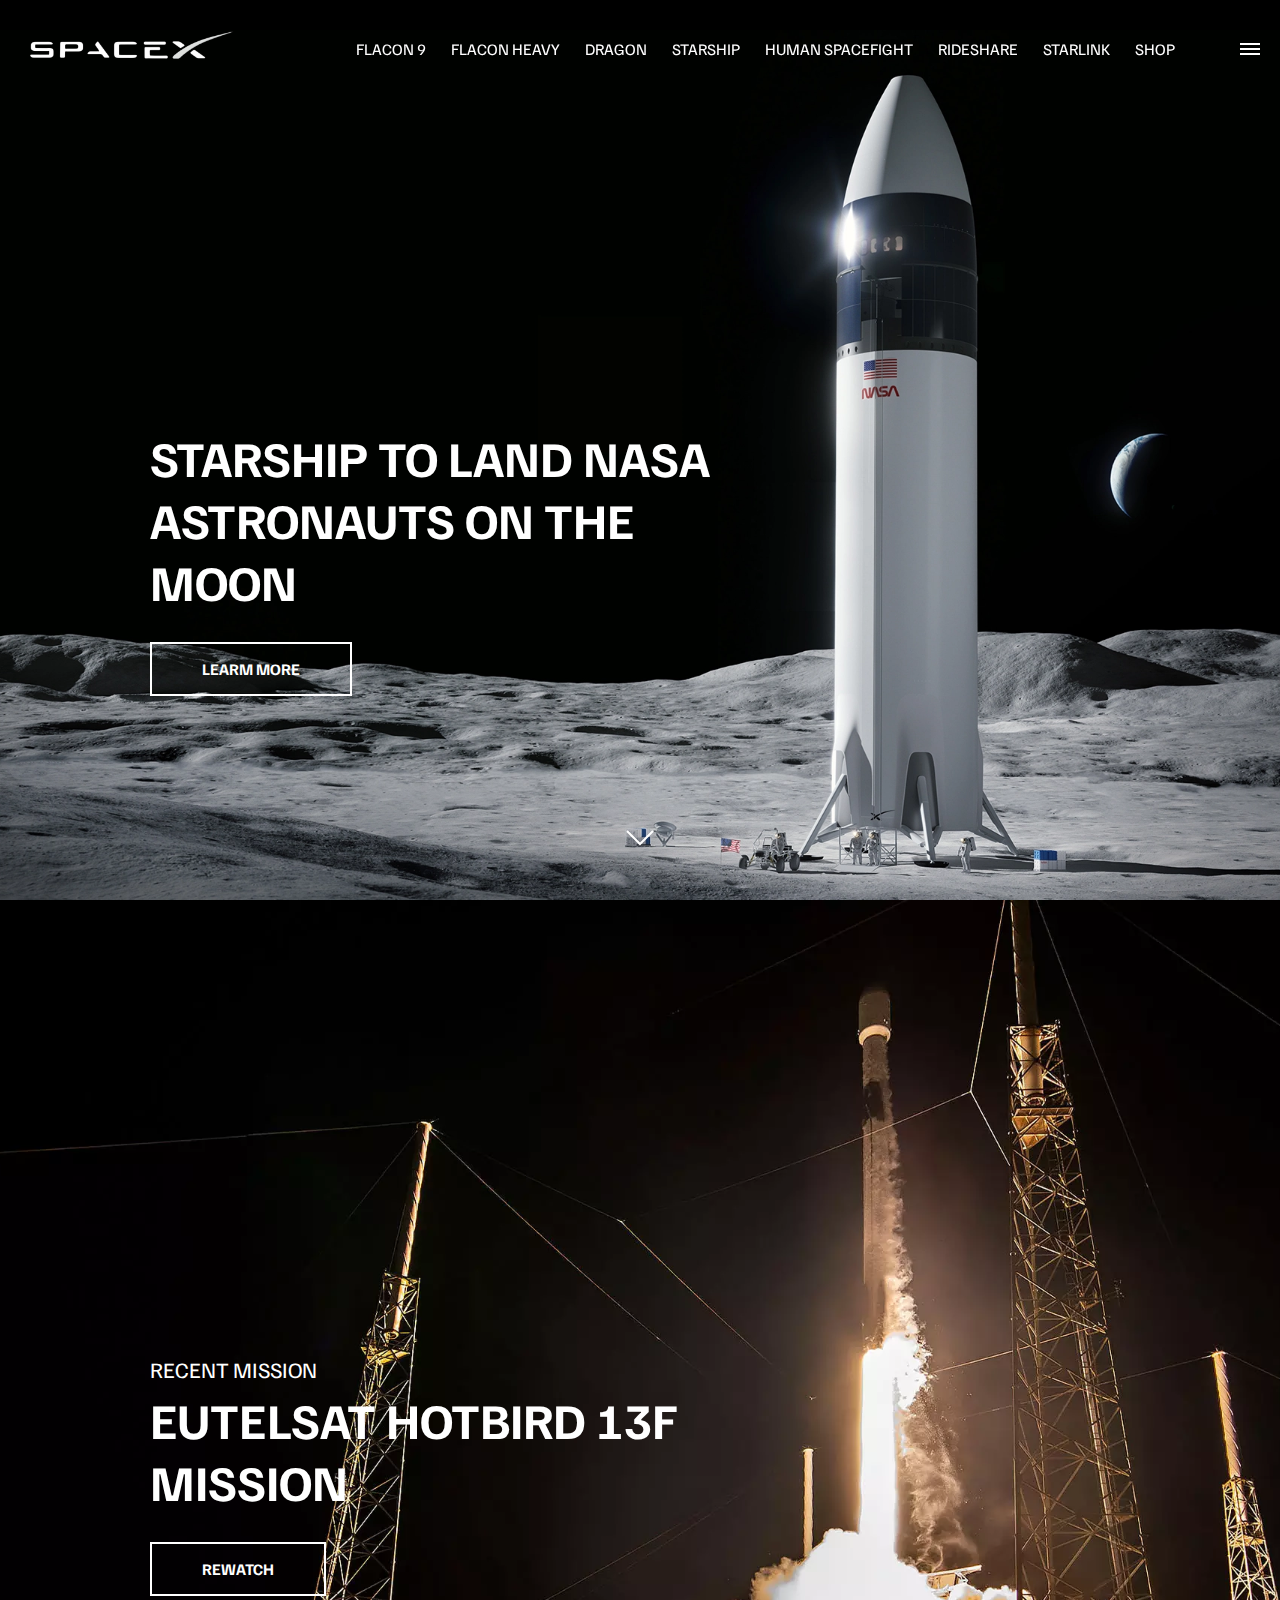
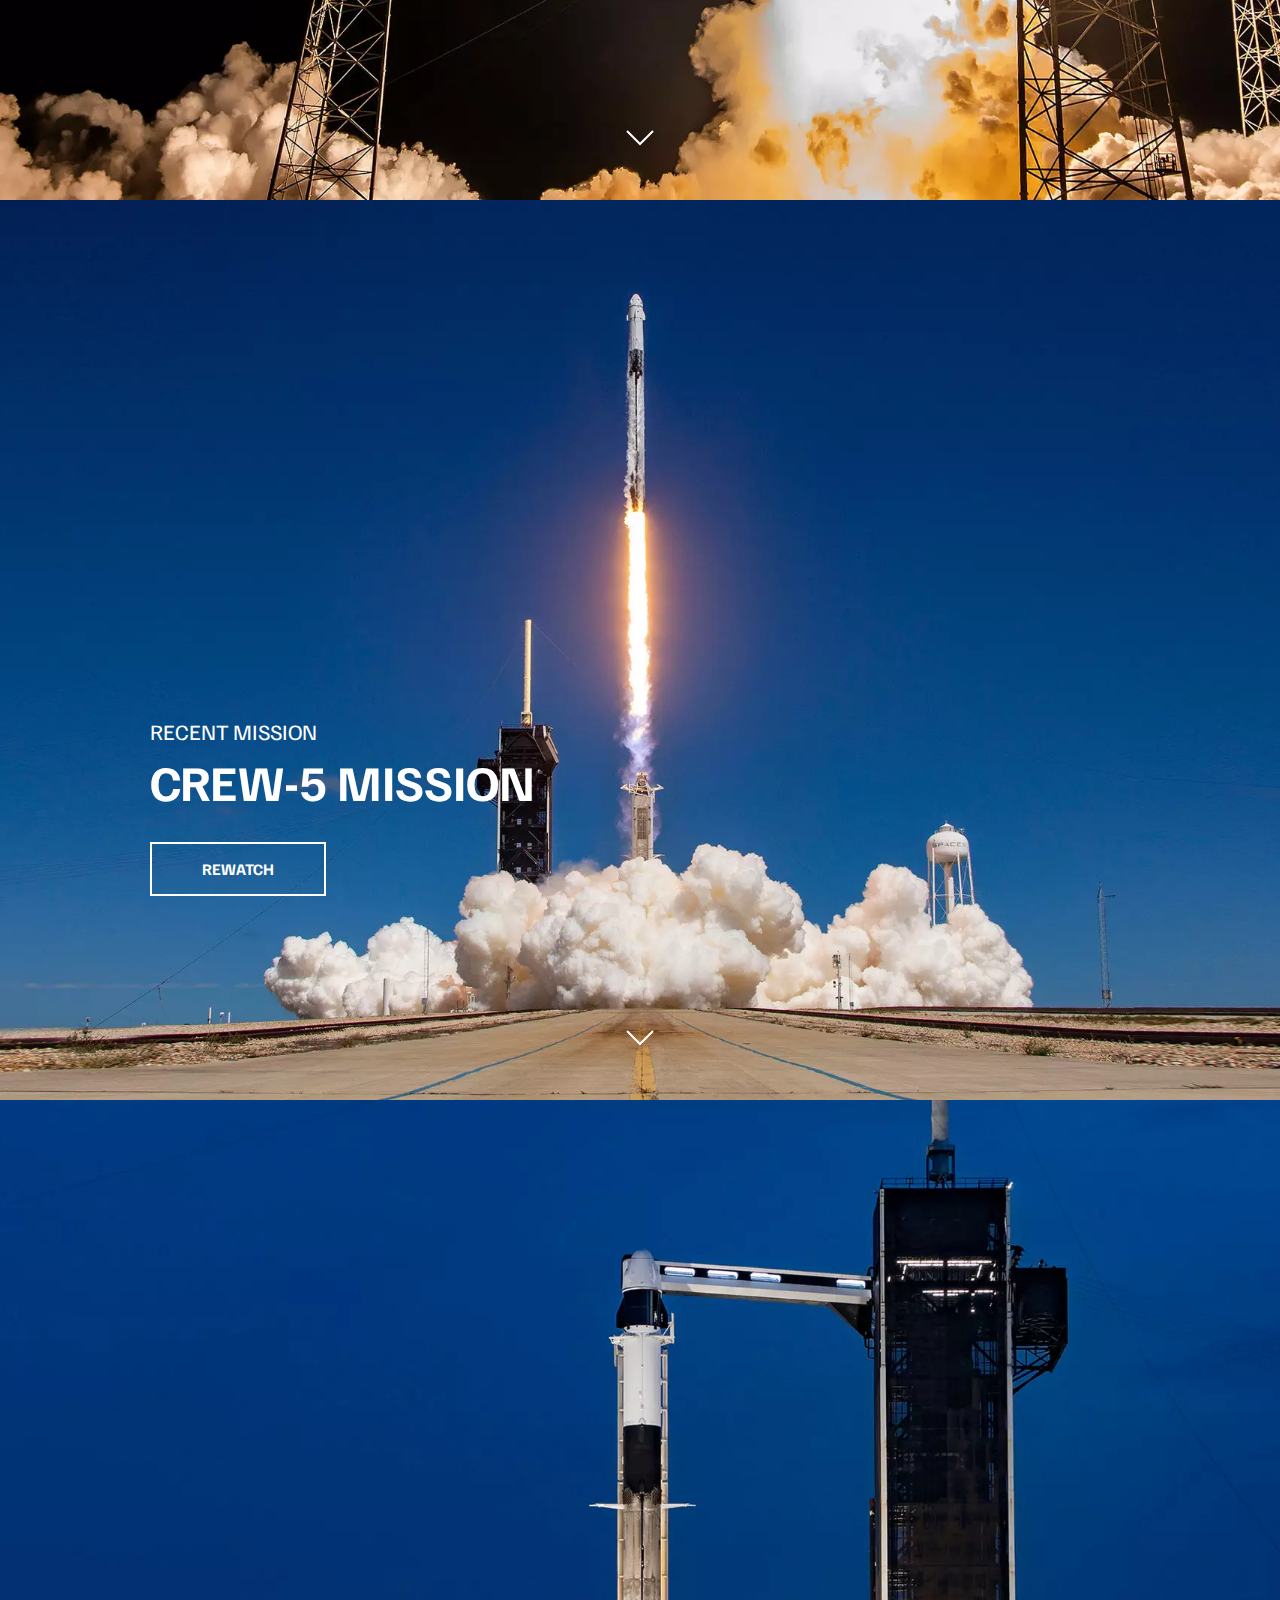
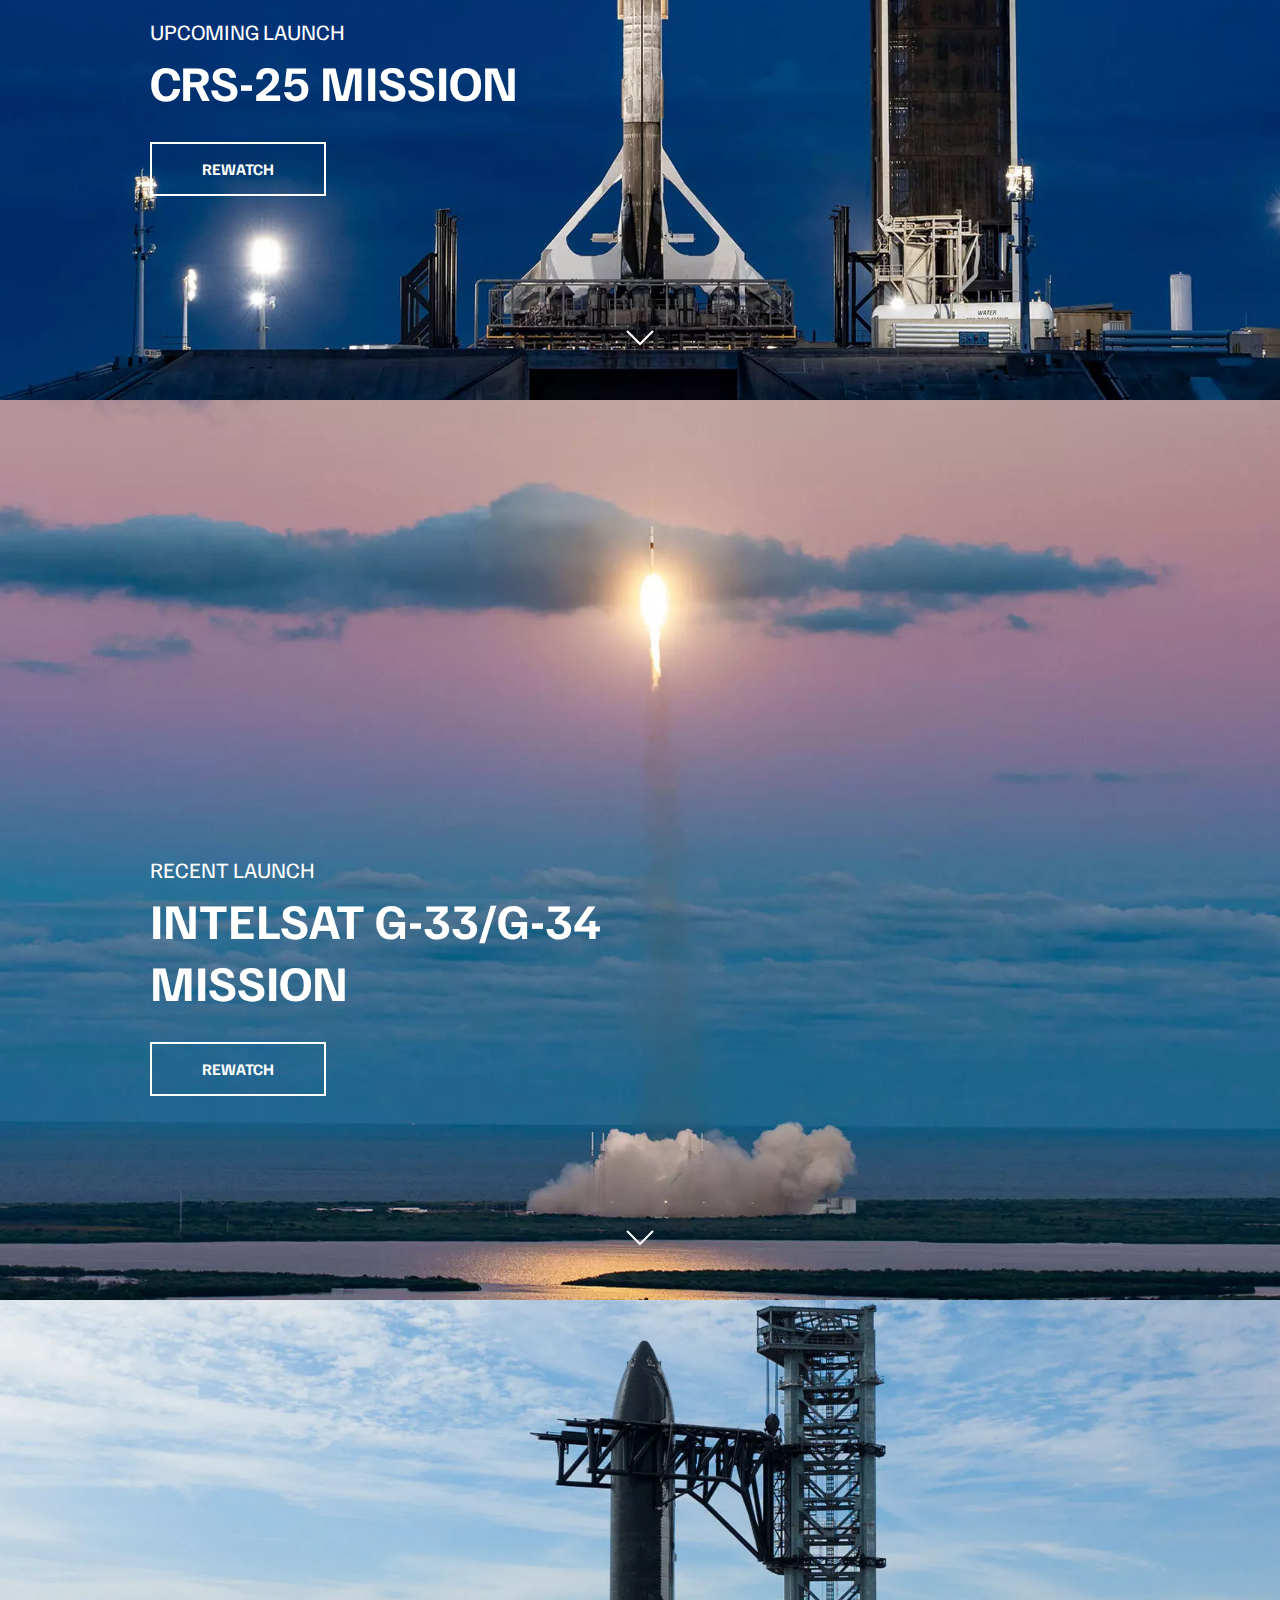
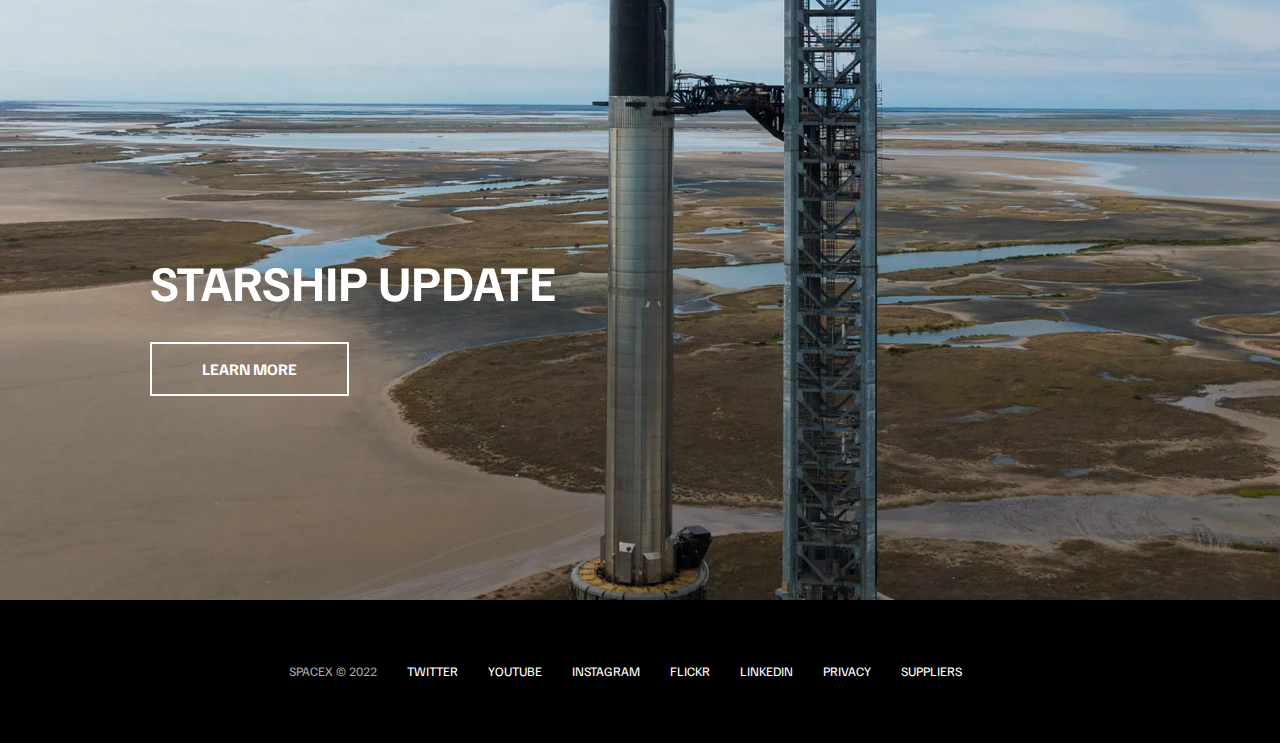
<file: index.html>
<!DOCTYPE html>
<html lang="en">

<head>
    <meta charset="UTF-8">
    <meta http-equiv="X-UA-Compatible" content="IE=edge">
    <meta name="viewport" content="width=device-width, initial-scale=1.0">
    <link rel="stylesheet" href="./css/style.css">
    <script src="./js/script.js" defer></script>
    <title>SpaceX clone | By Abrham</title>
    <link rel="icon" type="image/x-icon" href="img/favicon.ico">
</head>

<body>
    <!-- For the overlay-->
    <div id="overlay"></div>

    <!-- The hidden menu -->
    <div id="mobile-menu" class="mobile-main-menu">
        <ul>
            <li><a href="#">Mission</a></li>
            <li><a href="#">Launches</a></li>
            <li><a href="#">Careers</a></li>
            <li><a href="#">Updates</a></li>

            <li class="mobile-only"><a href="flacon9.html">Flacon 9</a></li>
            <li class="mobile-only"><a href="#">Flacon Heavy</a></li>
            <li class="mobile-only"><a href="#">Dragon</a></li>
            <li class="mobile-only"><a href="#">Starship</a></li>
            <li class="mobile-only"><a href="#">Human Spacefight</a></li>
            <li class="mobile-only"><a href="#">Rideshare</a></li>
            <li class="mobile-only"><a href="#">Starlink</a></li>
            <li class="mobile-only"><a href="#">Shop</a></li>
        </ul>
    </div>
    <!-- Navigation bar -->
    <header class="main-header">
        <div class="logo">
            <a href="index.html">
                <img src="./img/logo.png" alt="SpaceX logo">
            </a>
        </div>
        <nav class="desktop-main-menu">
            <ul>
                <li><a href="flacon9.html">Flacon 9</a></li>
                <li><a href="#">Flacon Heavy</a></li>
                <li><a href="#">Dragon</a></li>
                <li><a href="#">Starship</a></li>
                <li><a href="#">Human Spacefight</a></li>
                <li><a href="#">Rideshare</a></li>
                <li><a href="#">Starlink</a></li>
                <li><a href="#">Shop</a></li>
            </ul>
        </nav>
    </header>

    <!-- Hamburger Menu -->
    <button id="menu-btn" class="hamburger" type="button">
        <span class="hamburger-top"></span>
        <span class="hamburger-middle"></span>
        <span class="hamburger-bottom"></span>
    </button>

    <!-- Section 1 -->
    <section class="section-a">
        <div class="section-inner">
            <h2>STARSHIP TO LAND NASA ASTRONAUTS ON THE MOON</h2>
            <a href="#" class="btn">
                <div class="hover"></div>
                <span>Learm More</span>
            </a>
        </div>

        <div class="scroll-arrow">
            <svg width="30px" height="20px">
                <path stroke="#ffffff" fill="none" stroke-width="2px" d="M2.000,5.000 L15.000,18.000 L28.000,5.000 ">
                </path>
            </svg>
        </div>
    </section>

    <!-- Section 2 -->
    <section class="section-b">
        <div class="section-inner">
            <h4>RECENT MISSION</h4>
            <h2>EUTELSAT HOTBIRD 13F MISSION</h2>
            <a href="#" class="btn">
                <div class="hover"></div>
                <span>Rewatch</span>
            </a>
        </div>

        <div class="scroll-arrow">
            <svg width="30px" height="20px">
                <path stroke="#ffffff" fill="none" stroke-width="2px" d="M2.000,5.000 L15.000,18.000 L28.000,5.000 ">
                </path>
            </svg>
        </div>
    </section>

    <!-- Section 3 -->
    <section class="section-c">
        <div class="section-inner">
            <h4>RECENT MISSION</h4>
            <h2>CREW-5 MISSION</h2>
            <a href="#" class="btn">
                <div class="hover"></div>
                <span>Rewatch</span>
            </a>
        </div>

        <div class="scroll-arrow">
            <svg width="30px" height="20px">
                <path stroke="#ffffff" fill="none" stroke-width="2px" d="M2.000,5.000 L15.000,18.000 L28.000,5.000 ">
                </path>
            </svg>
        </div>
    </section>

    <!-- Section 4 -->
    <section class="section-d">
        <div class="section-inner">
            <h4>UPCOMING LAUNCH</h4>
            <h2>CRS-25 MISSION</h2>
            <a href="#" class="btn">
                <div class="hover"></div>
                <span>rewatch</span>
            </a>
        </div>

        <div class="scroll-arrow">
            <svg width="30px" height="20px">
                <path stroke="#ffffff" fill="none" stroke-width="2px" d="M2.000,5.000 L15.000,18.000 L28.000,5.000 ">
                </path>
            </svg>
        </div>
    </section>

    <!-- Section 5 -->
    <section class="section-e">
        <div class="section-inner">
            <h4>RECENT LAUNCH</h4>
            <h2>INTELSAT G-33/G-34 MISSION</h2>
            <a href="#" class="btn">
                <div class="hover"></div>
                <span>rewatch</span>
            </a>
        </div>

        <div class="scroll-arrow">
            <svg width="30px" height="20px">
                <path stroke="#ffffff" fill="none" stroke-width="2px" d="M2.000,5.000 L15.000,18.000 L28.000,5.000 ">
                </path>
            </svg>
        </div>
    </section>

    <!-- Section 5 -->
    <section class="section-f">
        <div class="section-inner">
            <h2>STARSHIP UPDATE</h2>
            <a href="#" class="btn">
                <div class="hover"></div>
                <span>Learn more</span>
            </a>
        </div>
    </section>


    <!-- footer-->
    <footer>
        <ul>
            <li>SpaceX &copy; 2022</li>
            <li><a href="https://twitter.com/spacex">Twitter</a></li>
            <li><a href="https://www.youtube.com/spacex">YouTube</a></li>
            <li><a href="https://www.instagram.com/spacex/">Instagram</a></li>
            <li><a href="https://www.flickr.com/photos/spacex">Flickr</a></li>
            <li><a href="https://www.linkedin.com/company/spacex">LinkedIn</a></li>
            <li><a href="">Privacy</a></li>
            <li><a href="#">Suppliers</a></li>
        </ul>
    </footer>
</body>

</html>
</file>
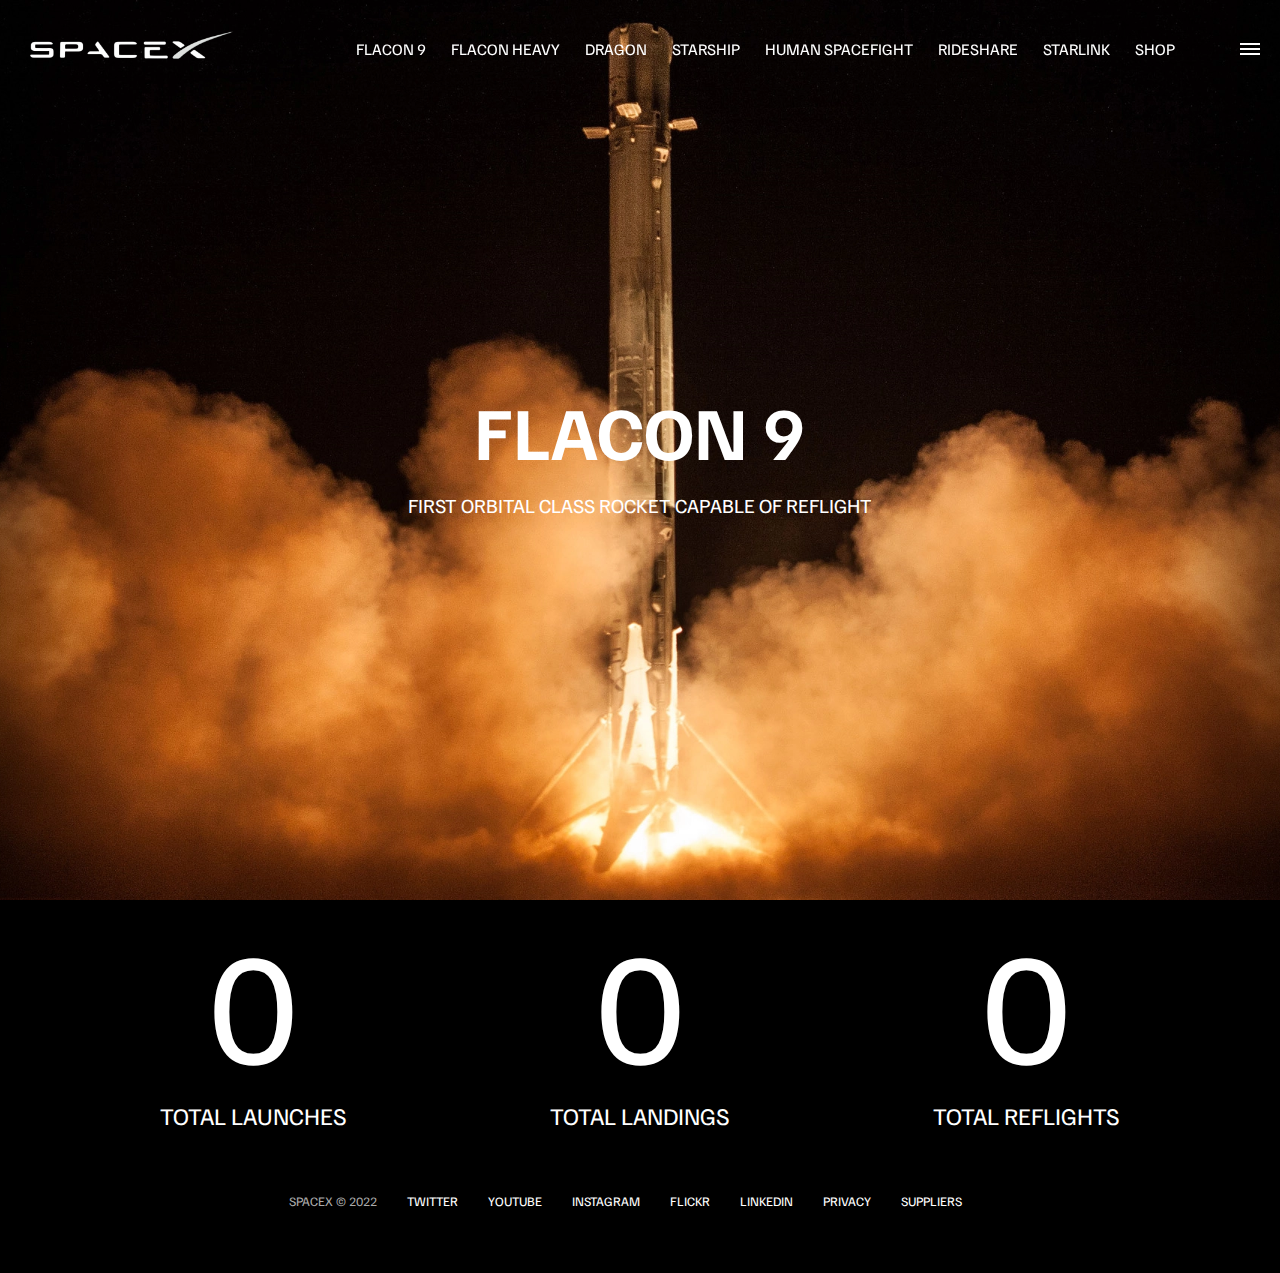
<file: flacon9.html>
<!DOCTYPE html>
<html lang="en">

<head>
    <meta charset="UTF-8">
    <meta http-equiv="X-UA-Compatible" content="IE=edge">
    <meta name="viewport" content="width=device-width, initial-scale=1.0">
    <link rel="stylesheet" href="./css/style.css">
    <script src="./js/script.js" defer></script>
    <title>SpaceX - Falcon 9 clone | By Abrham</title>
    <link rel="icon" type="image/x-icon" href="img/favicon.ico">

</head>

<body>
    <!-- For the overlay-->
    <div id="overlay"></div>

    <!-- The hidden menu -->
    <div id="mobile-menu" class="mobile-main-menu">
        <ul>
            <li><a href="#">Mission</a></li>
            <li><a href="#">Launches</a></li>
            <li><a href="#">Careers</a></li>
            <li><a href="#">Updates</a></li>

            <li class="mobile-only"><a href="#">Flacon 9</a></li>
            <li class="mobile-only"><a href="#">Flacon Heavy</a></li>
            <li class="mobile-only"><a href="#">Dragon</a></li>
            <li class="mobile-only"><a href="#">Starship</a></li>
            <li class="mobile-only"><a href="#">Human Spacefight</a></li>
            <li class="mobile-only"><a href="#">Rideshare</a></li>
            <li class="mobile-only"><a href="#">Starlink</a></li>
            <li class="mobile-only"><a href="#">Shop</a></li>
        </ul>
    </div>
    <!-- Navigation bar -->
    <header class="main-header">
        <div class="logo">
            <a href="index.html">
                <img src="./img/logo.png" alt="SpaceX logo">
            </a>
        </div>
        <nav class="desktop-main-menu">
            <ul>
                <li><a href="#">Flacon 9</a></li>
                <li><a href="#">Flacon Heavy</a></li>
                <li><a href="#">Dragon</a></li>
                <li><a href="#">Starship</a></li>
                <li><a href="#">Human Spacefight</a></li>
                <li><a href="#">Rideshare</a></li>
                <li><a href="#">Starlink</a></li>
                <li><a href="#">Shop</a></li>
            </ul>
        </nav>
    </header>

    <!-- Hamburger Menu -->
    <button id="menu-btn" class="hamburger" type="button">
        <span class="hamburger-top"></span>
        <span class="hamburger-middle"></span>
        <span class="hamburger-bottom"></span>
    </button>

    <!-- Main content -->
    <section class="section-animate bg-flacon-9">
    </section>
    <div class="section-inner-center">
        <h3>Flacon 9</h3>
        <p>FIRST ORBITAL CLASS ROCKET CAPABLE OF REFLIGHT</p>
    </div>

    <!-- Counters -->
    <div class="stats">
        <div>
            <span class="counter" data-target="180">0</span>
            <h4>Total Launches</h4>
        </div>
        <div>
            <span class="counter" data-target="140">0</span>
            <h4>Total Landings</h4>
        </div>
        <div>
            <span class="counter" data-target="118">0</span>
            <h4>Total REFLIGHts</h4>
        </div>

    </div>
    <!-- footer-->
    <footer>
        <ul>
            <li>SpaceX &copy; 2022</li>
            <li><a href="https://twitter.com/spacex">Twitter</a></li>
            <li><a href="https://www.youtube.com/spacex">YouTube</a></li>
            <li><a href="https://www.instagram.com/spacex/">Instagram</a></li>
            <li><a href="https://www.flickr.com/photos/spacex">Flickr</a></li>
            <li><a href="https://www.linkedin.com/company/spacex">LinkedIn</a></li>
            <li><a href="">Privacy</a></li>
            <li><a href="#">Suppliers</a></li>
        </ul>
    </footer>
</body>

</html>
</file>
<file: css/style.css>
@import url('https://fonts.googleapis.com/css2?family=Familjen+Grotesk:wght@400;600;700&display=swap');

*, *::before, *::after {
    margin: 0;
    padding: 0;
    box-sizing: border-box;
}
body{
    font-family: 'Familjen Grotesk', sans-serif;
    background: black;
    color: white;
}

a{
    text-decoration: none;
    color: white;
}

ul{
    list-style: none;
}



/* Header */
.main-header{
    position: fixed;
    top: 0;
    left: 0;
    width: 100%;
    z-index: 3;
    display: flex;
    justify-content: space-between;
    align-items: center;
    text-transform: uppercase;
    height: 100px;
    padding: 0 30px;
}



/* Logo */
.logo{
    width: 210px;
    height: auto;
}

.logo img{
    display: block;
    width: 100%;
    height: auto;
}



/* Desltop Menu */
.desktop-main-menu{
    margin-right: 50px;
}

.desktop-main-menu ul {
    display: flex;
}

.desktop-main-menu ul li {
    position: relative;
    margin-right: 25px;
    padding-bottom: 2px;
}
/* .desktop-main-menu ul li:last-child{
    
} */



/* Menu item bottom border */
.desktop-main-menu ul li a::after{
    content: '';
    position: absolute;
    bottom: 0;
    left: 0;
    width: 100%;
    height: 1px;
    background: #fff;
    transform: scaleX(0);
    transition: transform 0.6s cubic-bezier(0.19, 1, 0.22, 1);
    transform-origin: right center;

}

.desktop-main-menu ul li a:hover::after{
    transform: scaleX(1);
    transform-origin: left center;
    transition-duration: 0.4s;
}

/* Secions */
section {
    position: relative;
    height: 100vh;
    background-position: center center;
    background-repeat: no-repeat;
    background-size: cover;
    text-transform: uppercase;
}

.section-inner{
    position: absolute;
    bottom: 200px;
    left: 150px;
    max-width: 560px;
}

.section-inner h4{
    font-size: 22px;
    margin-bottom: 5px;
    font-weight: 300;
    animation: fadeInUp 0.9s ease-in-out;
}

.section-inner h2{
    font-size: 50px;
    font-weight: 700;
    margin-bottom: 20px;
    animation: fadeInUp 0.9s ease-in-out 0.2s;
    animation-fill-mode: both;
}

.section-inner a{
    animation: fadeInUp 0.5s ease-in-out 0.4s;
    animation-fill-mode: both;
}


/* Background images */
.section-a{
    background-image: url(../img/Homepage6.webp);
}
.section-b{
    background-image: url(../img/Homepage2.webp);
}
.section-c{
    background-image: url(../img/Homepage3.webp);
}
.section-d{
    background-image: url(../img/Homepage_Desktop.webp);
}
.section-e{
    background-image: url(../img/Homepage4.webp);
}
.section-f{
    background-image: url(../img/Homepage5.webp);
}


.btn {
    position: relative;
    display: inline-block;
    cursor: pointer;
    text-align: center;
    min-width: 130px;
    padding: 15px 50px;
    margin-top: 10px;
    border: 2px solid #fff;
    text-transform: uppercase;
    font-weight: bold;
    overflow: hidden;
    z-index: 2;
}

.btn:hover span {
    color: #000;
}

.btn .hover {
    position: absolute;
    top: 0;
    left: 0;
    width: 100%;
    height: 100%;
    background-color: #fff;
    color: #000;
    z-index: -1;
    transform: translateY(100%);
    transition: transform 0.6s cubic-bezier(0.19, 1, 0.22, 1);
}

.btn:hover .hover {
    transform: translateY(0);
}


/* Scroll Arrow */ 
.scroll-arrow{
    position: absolute;
    bottom: 50px;
    left: 50%;
    transform: translateX(-50%);
    animation: fadeBounce 5s infinite;
}

/* Footer */

footer{
    position: relative;
    padding: 55px 0;
}

footer ul {
    display: flex;
    justify-content: center;
    align-items: center;
    flex-wrap: wrap;
}

footer ul li {
    margin-right: 30px;
    color: #aaa;
    text-transform: uppercase;
    font-size: 13px;
    line-height: 2.5;
}

footer ul li a {
    color: #fff;
    transition: color 0.6s;
}

footer ul li a:hover{
    color: #aaa;
}

/* Hamburger menu */
.hamburger{
    position: fixed;
    top: 40px;
    right: 20px;
    z-index: 10;
    cursor: pointer;
    width: 20px;
    height: 20px;
    background: none;
    border: none;
}

.hamburger-top,
.hamburger-middle,
.hamburger-bottom {
    margin-top: 3px;
    position: absolute;
    width: 20px;
    height: 2px;
    top: 0;
    left: 0;
    background: #fff;
    transition: all 0.5s;
}

.hamburger-middle {
    transform: translateY(5px);
}
.hamburger-bottom {
    transform: translateY(10px);
}

/* Transition hamburger to X when open */
.open {
    transform: rotate(90deg);
}
.open .hamburger-top {
    transform: rotate(45deg) translateY(6px) translateX(6px);
}
.open .hamburger-middle {
    display: none;
}
.open .hamburger-bottom {
    transform: rotate(-45deg) translateY(6px) translateX(-6px);
}

/* Overlay */
.overlay-show {
    position: fixed;
    top: 0;
    left: 0;
    width: 100%;
    height: 100%;
    background-color: rgba(0, 0, 0, 0.5);
    z-index: 3;
}

/* Stop body scroll */
.stop-scrolling{
    overflow: hidden;
}

/* Hide mobile mobile main menu items */
.mobile-only{
    display: none;
}

/* Mobile menu */
.mobile-main-menu{
    position: fixed;
    top: 0;
    right: 0;
    width: 350px;
    height: 100%;
    background: #000;
    z-index: 4;
    display: flex;
    align-items: center;
    justify-content: center;
    transform: translateX(100%);
    transition: transform 0.6s cubic-bezier(0.19, 1, 0.22, 1);
}

/* Bring mobile menu in */
.show-menu {
    transform: translateX(0);
}

.mobile-main-menu ul {
    display: flex;
    flex-direction: column;
    align-items: end;
    justify-content: center;
    padding: 50px;
    width: 100%;
}

.mobile-main-menu ul li {
    margin-bottom: 20px;
    font-size: 18px;
    text-transform: uppercase;
    border-bottom: 1px #555 dotted;
    width: 100%;
    text-align: right;
    padding-bottom: 8px;
}

.mobile-main-menu ul li a {
    color: #fff;
    transition: color 0.6s;
}

.mobile-main-menu ul li a:hover{
    color: #aaa;
}

/* Inner pages */
.bg-flacon-9{
    background-image: url(../img/f9_feature.webp);
}

.section-animate{
    animation: fadeIn 1.5s ease-in-out;
}

.section-inner-center {
    position: absolute;
    top: 50%;
    left: 50%;
    transform: translate(-50%, -50%);
    text-align: center;
    text-transform: uppercase;
}

.section-inner-center h3 {
    font-size: 75px;
    margin-bottom: 15px;
    animation: fadeInUp 0.5s ease-in-out;
}
.section-inner-center p {
    font-size: 20px;
    animation: fadeInUp 0.5s ease-in-out 0.2s;
    animation-fill-mode: both;
}

/* stats */

.stats {
    max-width: 960px;
    margin: 0 auto;
    display: flex;
    align-items: center;
    justify-content: space-between;
    text-align: center;
    text-transform: uppercase;
}

.stats div span{
    font-size: 160px;
}
.stats div h4{
    font-size: 24px;
    font-weight: 300;
}

/* Animations */
@keyframes fadeInUp {
    0%{
        opacity: 0;
        transform: translateY(100%);
    }
    
    100%{
        opacity: 1;
        transform: translate(0);
    }
}

@keyframes fadeIn {
    0%{
        opacity: 0;
    }
    
    100%{
        opacity: 1;
    }
}

@keyframes fadeBounce {
    0%, 20%, 50%, 80%, 100% {
        opacity: 0;
        transform: translateY(-40px);
    }
    40%{
        transform: translateY(0);
        opacity: 1;
    }
}



/* Media queries */
@media(max-width: 960px){
    /* Hide desktop menu */
    .desktop-main-menu {
        display: none;
    }

    /* Show mobile menu */
    .mobile-only{
        display: block;
    }

    .section-inner-center h3{
        font-size: 75px;
    }
}


@media(max-width: 600px) {

    .section-inner{
        bottom: 75px;
        left: 20px;
    }

    .section-inner h2{
        font-size: 40px;
    }

    footer ul li:first-child{
        position: absolute;
        top: 30px;
        left: 50%;
        transform: translate(-50%, -50%);
    }

    footer ul li {
        margin-right: 15px;
    }

    .logo{
        width: 150px;
        margin: auto;
    }
    
    .section-inner-center{
        width: 80%;
    }
    .section-inner-center h3{
        font-size: 50px;
    }

    /* stats */
    .stats {
        flex-direction: column;
    }
    .stats div{
        margin-bottom: 20px;
    }
}
</file>
